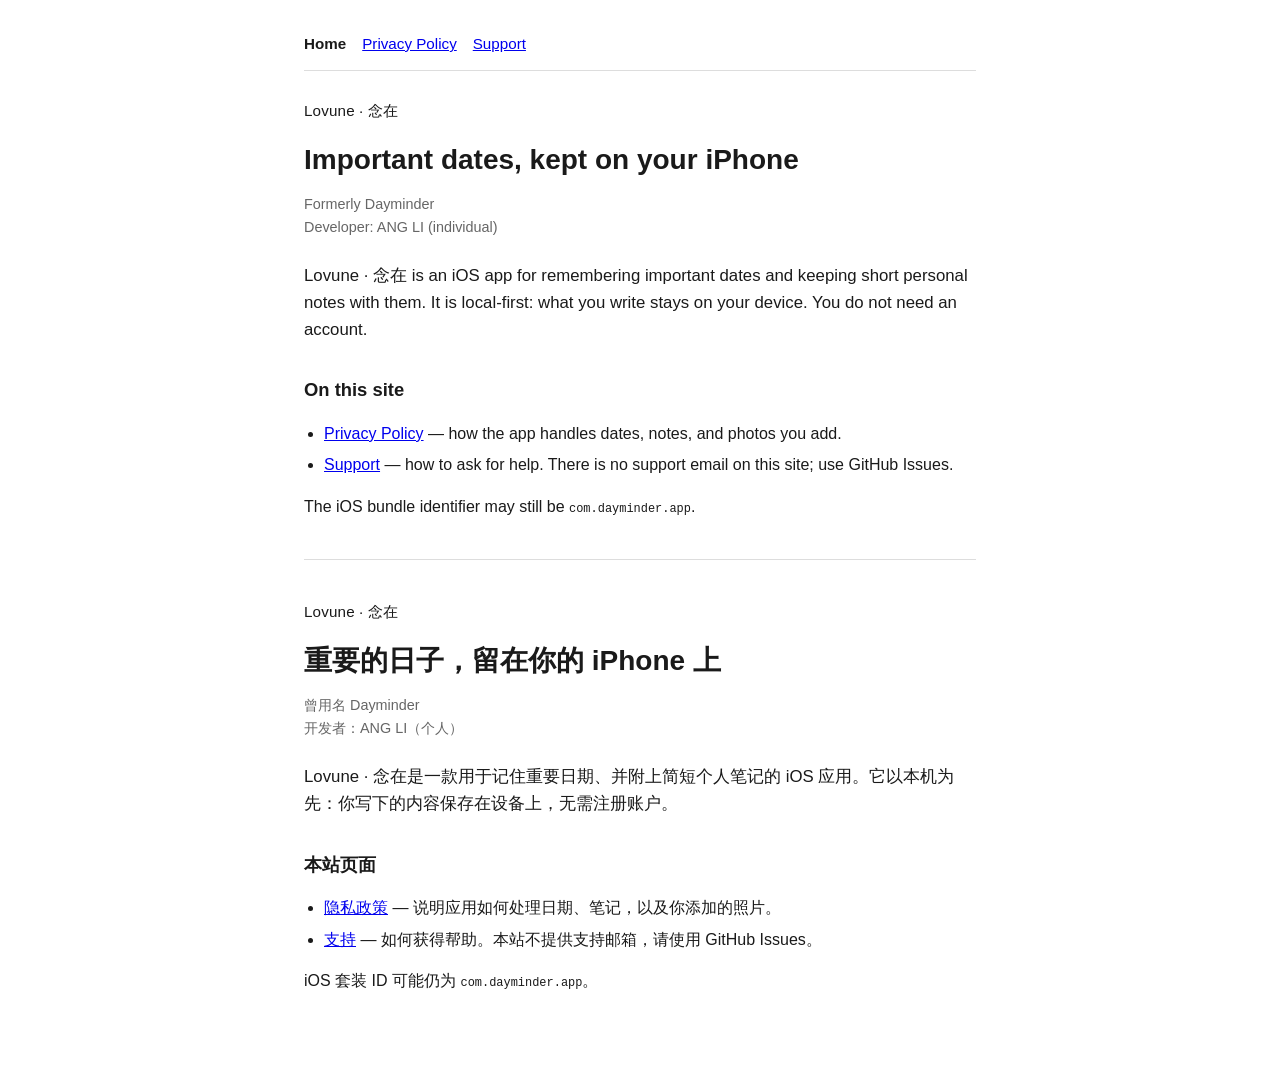
<file: docs/index.html>
<!DOCTYPE html>
<html lang="en">
<head>
  <meta charset="utf-8">
  <meta name="viewport" content="width=device-width, initial-scale=1">
  <title>Lovune · 念在</title>
  <meta name="description" content="Lovune · 念在 is a local-first iOS app for important dates and personal notes. Privacy policy and support.">
  <link rel="stylesheet" href="style.css">
</head>
<body>
  <nav aria-label="Site">
    <a href="index.html" aria-current="page">Home</a>
    <a href="privacy.html">Privacy Policy</a>
    <a href="support.html">Support</a>
  </nav>

  <p class="brand">Lovune · 念在</p>
  <h1>Important dates, kept on your iPhone</h1>
  <p class="meta">Formerly Dayminder<br>Developer: ANG LI (individual)</p>

  <p class="lead">Lovune · 念在 is an iOS app for remembering important dates and keeping short personal notes with them. It is local-first: what you write stays on your device. You do not need an account.</p>

  <h2>On this site</h2>
  <ul>
    <li><a href="privacy.html">Privacy Policy</a> — how the app handles dates, notes, and photos you add.</li>
    <li><a href="support.html">Support</a> — how to ask for help. There is no support email on this site; use GitHub Issues.</li>
  </ul>

  <p>The iOS bundle identifier may still be <code>com.dayminder.app</code>.</p>

  <hr>

  <div class="zh" lang="zh-Hans">
    <p class="brand">Lovune · 念在</p>
    <h1>重要的日子，留在你的 iPhone 上</h1>
    <p class="meta">曾用名 Dayminder<br>开发者：ANG LI（个人）</p>

    <p class="lead">Lovune · 念在是一款用于记住重要日期、并附上简短个人笔记的 iOS 应用。它以本机为先：你写下的内容保存在设备上，无需注册账户。</p>

    <h2>本站页面</h2>
    <ul>
      <li><a href="privacy.html">隐私政策</a> — 说明应用如何处理日期、笔记，以及你添加的照片。</li>
      <li><a href="support.html">支持</a> — 如何获得帮助。本站不提供支持邮箱，请使用 GitHub Issues。</li>
    </ul>

    <p>iOS 套装 ID 可能仍为 <code>com.dayminder.app</code>。</p>
  </div>
</body>
</html>
</file>
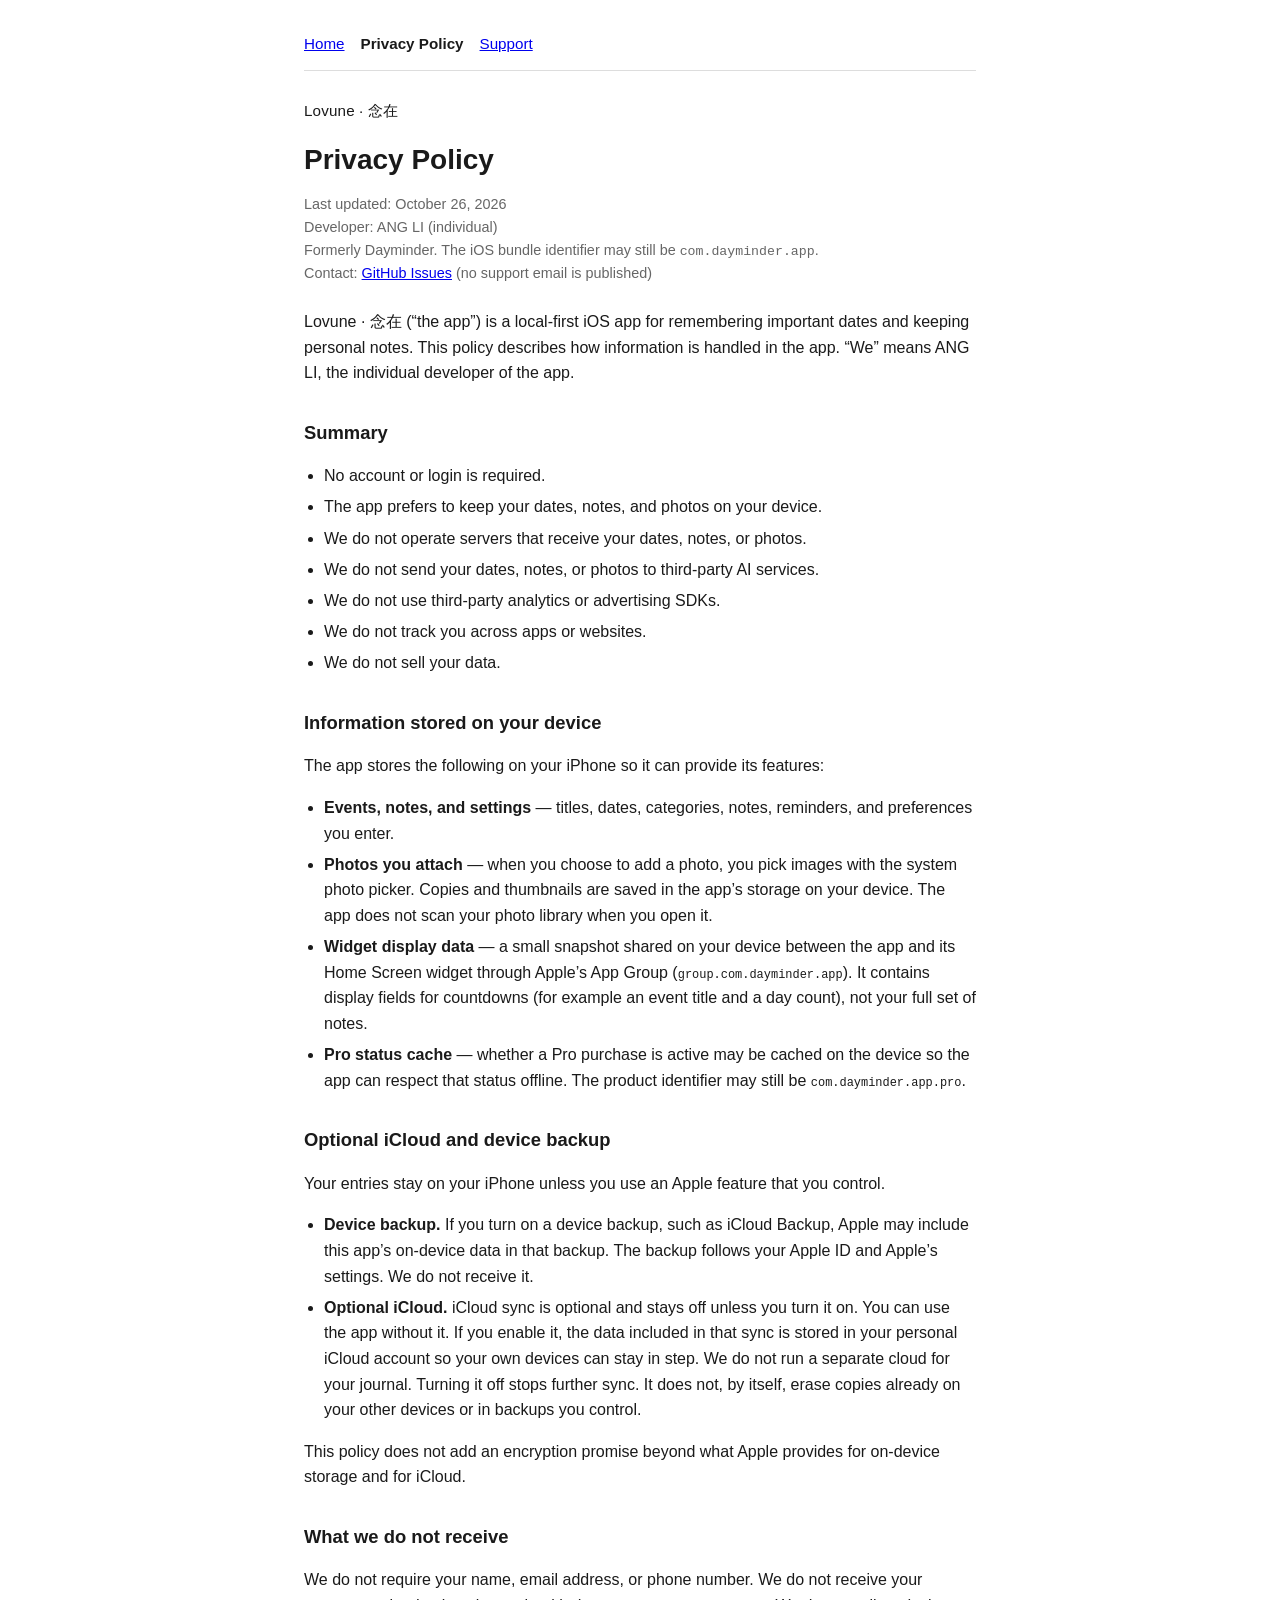
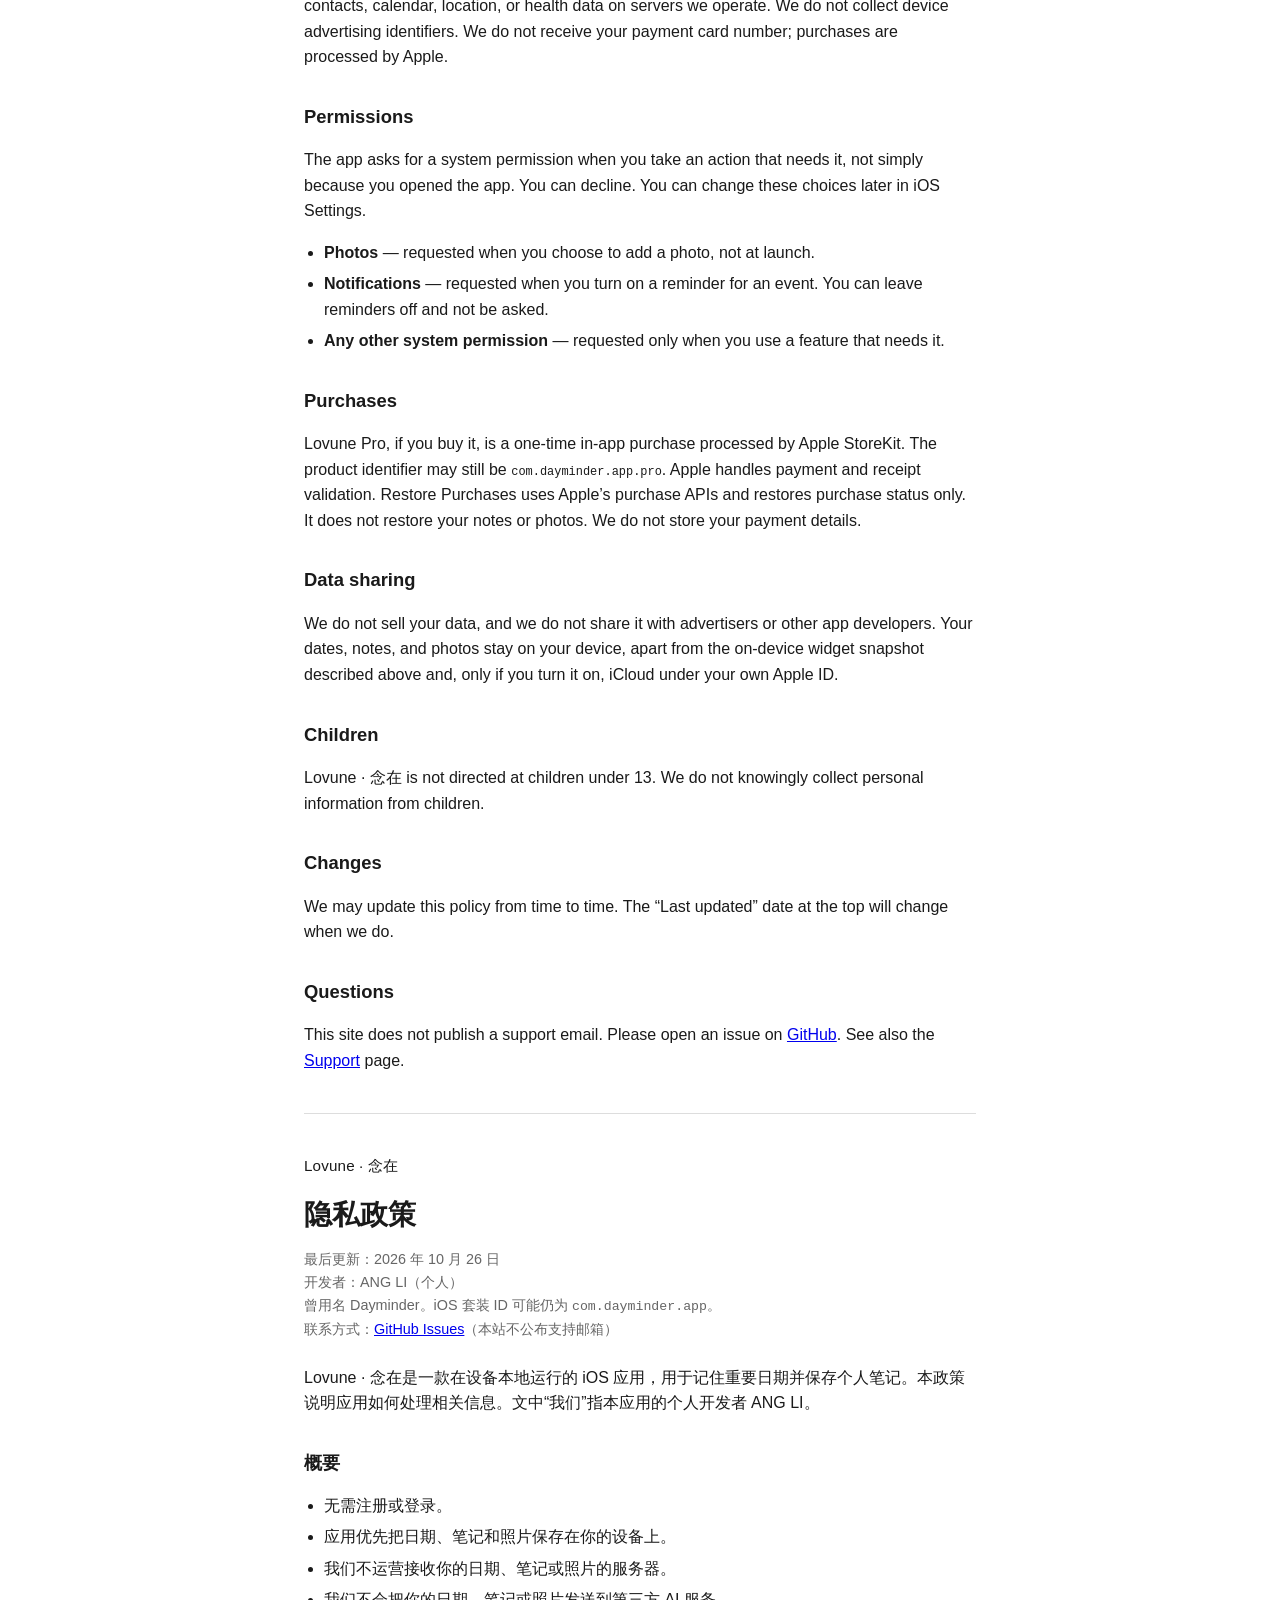
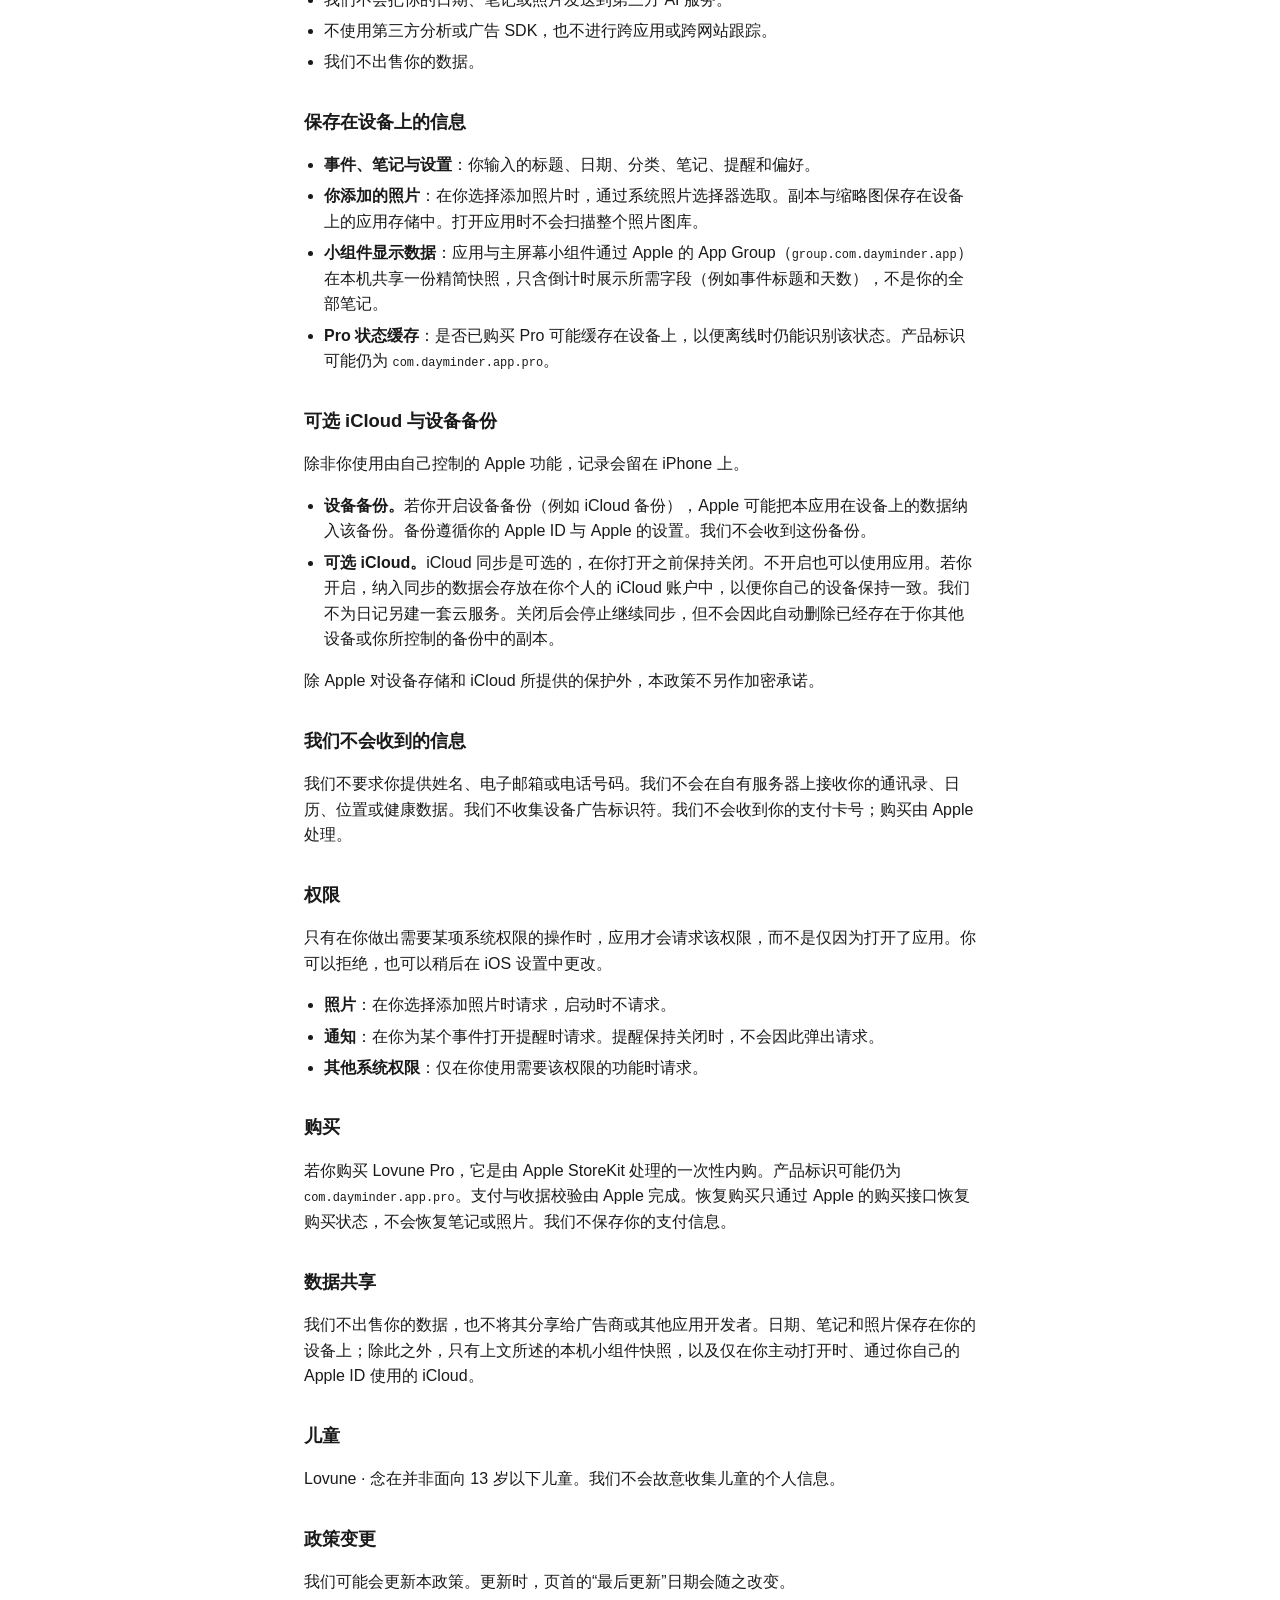
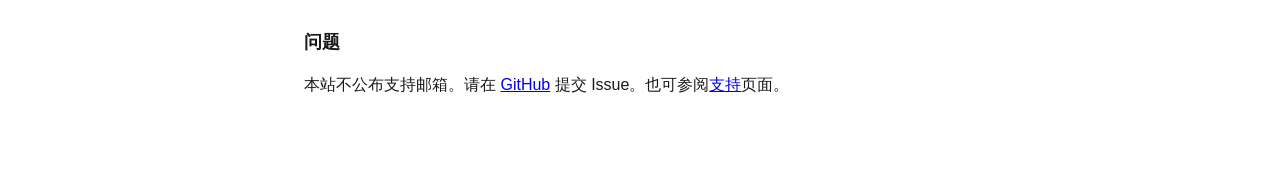
<file: docs/privacy.html>
<!DOCTYPE html>
<html lang="en">
<head>
  <meta charset="utf-8">
  <meta name="viewport" content="width=device-width, initial-scale=1">
  <title>Lovune · 念在 Privacy Policy</title>
  <meta name="description" content="Privacy policy for Lovune · 念在, a local-first iOS app for important dates and personal notes.">
  <link rel="stylesheet" href="style.css">
</head>
<body>
  <nav aria-label="Site">
    <a href="index.html">Home</a>
    <a href="privacy.html" aria-current="page">Privacy Policy</a>
    <a href="support.html">Support</a>
  </nav>

  <p class="brand">Lovune · 念在</p>
  <h1>Privacy Policy</h1>
  <p class="meta">Last updated: <time datetime="2026-10-26">October 26, 2026</time><br>
  Developer: ANG LI (individual)<br>
  Formerly Dayminder. The iOS bundle identifier may still be <code>com.dayminder.app</code>.<br>
  Contact: <a href="https://github.com/leon0609/dayminder-legal/issues">GitHub Issues</a> (no support email is published)</p>

  <p>Lovune · 念在 (“the app”) is a local-first iOS app for remembering important dates and keeping personal notes. This policy describes how information is handled in the app. “We” means ANG LI, the individual developer of the app.</p>

  <h2>Summary</h2>
  <ul>
    <li>No account or login is required.</li>
    <li>The app prefers to keep your dates, notes, and photos on your device.</li>
    <li>We do not operate servers that receive your dates, notes, or photos.</li>
    <li>We do not send your dates, notes, or photos to third-party AI services.</li>
    <li>We do not use third-party analytics or advertising SDKs.</li>
    <li>We do not track you across apps or websites.</li>
    <li>We do not sell your data.</li>
  </ul>

  <h2>Information stored on your device</h2>
  <p>The app stores the following on your iPhone so it can provide its features:</p>
  <ul>
    <li><strong>Events, notes, and settings</strong> — titles, dates, categories, notes, reminders, and preferences you enter.</li>
    <li><strong>Photos you attach</strong> — when you choose to add a photo, you pick images with the system photo picker. Copies and thumbnails are saved in the app’s storage on your device. The app does not scan your photo library when you open it.</li>
    <li><strong>Widget display data</strong> — a small snapshot shared on your device between the app and its Home Screen widget through Apple’s App Group (<code>group.com.dayminder.app</code>). It contains display fields for countdowns (for example an event title and a day count), not your full set of notes.</li>
    <li><strong>Pro status cache</strong> — whether a Pro purchase is active may be cached on the device so the app can respect that status offline. The product identifier may still be <code>com.dayminder.app.pro</code>.</li>
  </ul>

  <h2>Optional iCloud and device backup</h2>
  <p>Your entries stay on your iPhone unless you use an Apple feature that you control.</p>
  <ul>
    <li><strong>Device backup.</strong> If you turn on a device backup, such as iCloud Backup, Apple may include this app’s on-device data in that backup. The backup follows your Apple ID and Apple’s settings. We do not receive it.</li>
    <li><strong>Optional iCloud.</strong> iCloud sync is optional and stays off unless you turn it on. You can use the app without it. If you enable it, the data included in that sync is stored in your personal iCloud account so your own devices can stay in step. We do not run a separate cloud for your journal. Turning it off stops further sync. It does not, by itself, erase copies already on your other devices or in backups you control.</li>
  </ul>
  <p>This policy does not add an encryption promise beyond what Apple provides for on-device storage and for iCloud.</p>

  <h2>What we do not receive</h2>
  <p>We do not require your name, email address, or phone number. We do not receive your contacts, calendar, location, or health data on servers we operate. We do not collect device advertising identifiers. We do not receive your payment card number; purchases are processed by Apple.</p>

  <h2>Permissions</h2>
  <p>The app asks for a system permission when you take an action that needs it, not simply because you opened the app. You can decline. You can change these choices later in iOS Settings.</p>
  <ul>
    <li><strong>Photos</strong> — requested when you choose to add a photo, not at launch.</li>
    <li><strong>Notifications</strong> — requested when you turn on a reminder for an event. You can leave reminders off and not be asked.</li>
    <li><strong>Any other system permission</strong> — requested only when you use a feature that needs it.</li>
  </ul>

  <h2>Purchases</h2>
  <p>Lovune Pro, if you buy it, is a one-time in-app purchase processed by Apple StoreKit. The product identifier may still be <code>com.dayminder.app.pro</code>. Apple handles payment and receipt validation. Restore Purchases uses Apple’s purchase APIs and restores purchase status only. It does not restore your notes or photos. We do not store your payment details.</p>

  <h2>Data sharing</h2>
  <p>We do not sell your data, and we do not share it with advertisers or other app developers. Your dates, notes, and photos stay on your device, apart from the on-device widget snapshot described above and, only if you turn it on, iCloud under your own Apple ID.</p>

  <h2>Children</h2>
  <p>Lovune · 念在 is not directed at children under 13. We do not knowingly collect personal information from children.</p>

  <h2>Changes</h2>
  <p>We may update this policy from time to time. The “Last updated” date at the top will change when we do.</p>

  <h2>Questions</h2>
  <p>This site does not publish a support email. Please open an issue on <a href="https://github.com/leon0609/dayminder-legal/issues">GitHub</a>. See also the <a href="support.html">Support</a> page.</p>

  <hr>

  <div class="zh" lang="zh-Hans">
    <p class="brand">Lovune · 念在</p>
    <h1>隐私政策</h1>
    <p class="meta">最后更新：<time datetime="2026-10-26">2026 年 10 月 26 日</time><br>
    开发者：ANG LI（个人）<br>
    曾用名 Dayminder。iOS 套装 ID 可能仍为 <code>com.dayminder.app</code>。<br>
    联系方式：<a href="https://github.com/leon0609/dayminder-legal/issues">GitHub Issues</a>（本站不公布支持邮箱）</p>

    <p>Lovune · 念在是一款在设备本地运行的 iOS 应用，用于记住重要日期并保存个人笔记。本政策说明应用如何处理相关信息。文中“我们”指本应用的个人开发者 ANG LI。</p>

    <h2>概要</h2>
    <ul>
      <li>无需注册或登录。</li>
      <li>应用优先把日期、笔记和照片保存在你的设备上。</li>
      <li>我们不运营接收你的日期、笔记或照片的服务器。</li>
      <li>我们不会把你的日期、笔记或照片发送到第三方 AI 服务。</li>
      <li>不使用第三方分析或广告 SDK，也不进行跨应用或跨网站跟踪。</li>
      <li>我们不出售你的数据。</li>
    </ul>

    <h2>保存在设备上的信息</h2>
    <ul>
      <li><strong>事件、笔记与设置</strong>：你输入的标题、日期、分类、笔记、提醒和偏好。</li>
      <li><strong>你添加的照片</strong>：在你选择添加照片时，通过系统照片选择器选取。副本与缩略图保存在设备上的应用存储中。打开应用时不会扫描整个照片图库。</li>
      <li><strong>小组件显示数据</strong>：应用与主屏幕小组件通过 Apple 的 App Group（<code>group.com.dayminder.app</code>）在本机共享一份精简快照，只含倒计时展示所需字段（例如事件标题和天数），不是你的全部笔记。</li>
      <li><strong>Pro 状态缓存</strong>：是否已购买 Pro 可能缓存在设备上，以便离线时仍能识别该状态。产品标识可能仍为 <code>com.dayminder.app.pro</code>。</li>
    </ul>

    <h2>可选 iCloud 与设备备份</h2>
    <p>除非你使用由自己控制的 Apple 功能，记录会留在 iPhone 上。</p>
    <ul>
      <li><strong>设备备份。</strong>若你开启设备备份（例如 iCloud 备份），Apple 可能把本应用在设备上的数据纳入该备份。备份遵循你的 Apple ID 与 Apple 的设置。我们不会收到这份备份。</li>
      <li><strong>可选 iCloud。</strong>iCloud 同步是可选的，在你打开之前保持关闭。不开启也可以使用应用。若你开启，纳入同步的数据会存放在你个人的 iCloud 账户中，以便你自己的设备保持一致。我们不为日记另建一套云服务。关闭后会停止继续同步，但不会因此自动删除已经存在于你其他设备或你所控制的备份中的副本。</li>
    </ul>
    <p>除 Apple 对设备存储和 iCloud 所提供的保护外，本政策不另作加密承诺。</p>

    <h2>我们不会收到的信息</h2>
    <p>我们不要求你提供姓名、电子邮箱或电话号码。我们不会在自有服务器上接收你的通讯录、日历、位置或健康数据。我们不收集设备广告标识符。我们不会收到你的支付卡号；购买由 Apple 处理。</p>

    <h2>权限</h2>
    <p>只有在你做出需要某项系统权限的操作时，应用才会请求该权限，而不是仅因为打开了应用。你可以拒绝，也可以稍后在 iOS 设置中更改。</p>
    <ul>
      <li><strong>照片</strong>：在你选择添加照片时请求，启动时不请求。</li>
      <li><strong>通知</strong>：在你为某个事件打开提醒时请求。提醒保持关闭时，不会因此弹出请求。</li>
      <li><strong>其他系统权限</strong>：仅在你使用需要该权限的功能时请求。</li>
    </ul>

    <h2>购买</h2>
    <p>若你购买 Lovune Pro，它是由 Apple StoreKit 处理的一次性内购。产品标识可能仍为 <code>com.dayminder.app.pro</code>。支付与收据校验由 Apple 完成。恢复购买只通过 Apple 的购买接口恢复购买状态，不会恢复笔记或照片。我们不保存你的支付信息。</p>

    <h2>数据共享</h2>
    <p>我们不出售你的数据，也不将其分享给广告商或其他应用开发者。日期、笔记和照片保存在你的设备上；除此之外，只有上文所述的本机小组件快照，以及仅在你主动打开时、通过你自己的 Apple ID 使用的 iCloud。</p>

    <h2>儿童</h2>
    <p>Lovune · 念在并非面向 13 岁以下儿童。我们不会故意收集儿童的个人信息。</p>

    <h2>政策变更</h2>
    <p>我们可能会更新本政策。更新时，页首的“最后更新”日期会随之改变。</p>

    <h2>问题</h2>
    <p>本站不公布支持邮箱。请在 <a href="https://github.com/leon0609/dayminder-legal/issues">GitHub</a> 提交 Issue。也可参阅<a href="support.html">支持</a>页面。</p>
  </div>
</body>
</html>
</file>
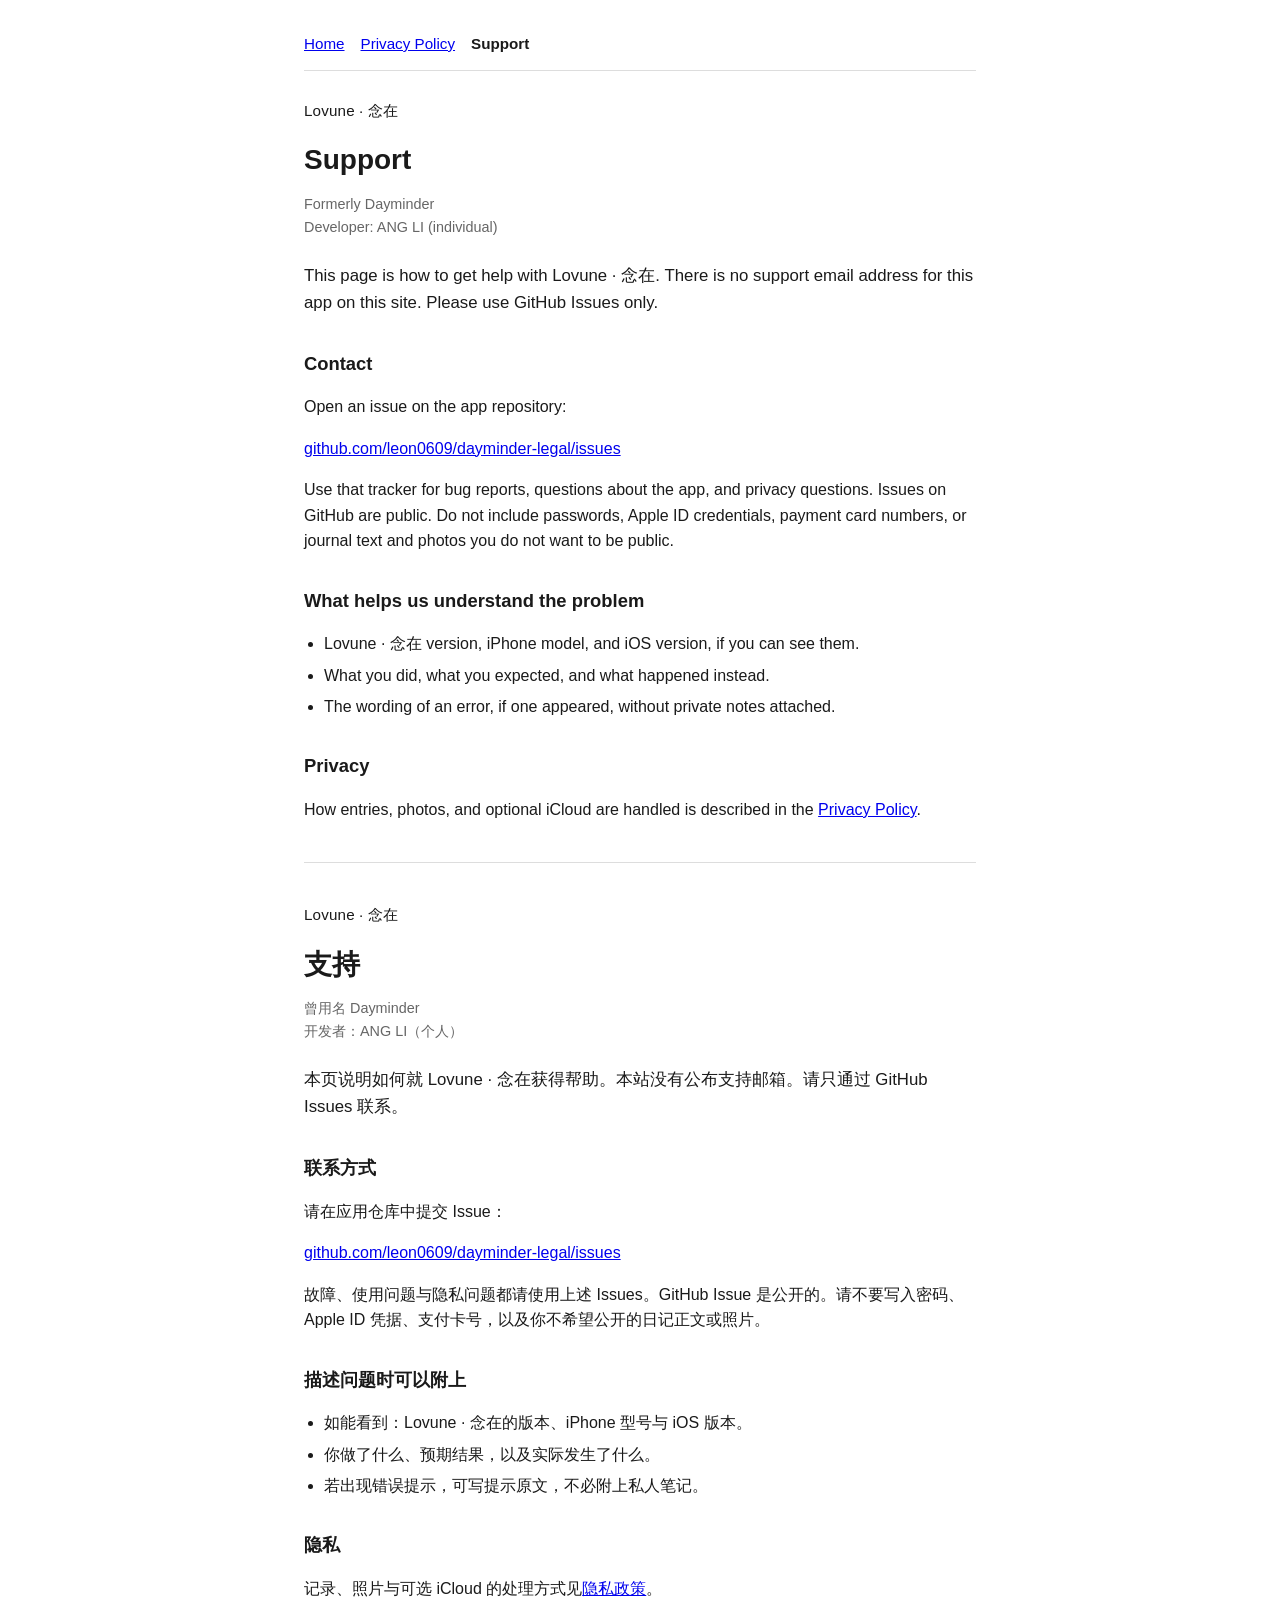
<file: docs/support.html>
<!DOCTYPE html>
<html lang="en">
<head>
  <meta charset="utf-8">
  <meta name="viewport" content="width=device-width, initial-scale=1">
  <title>Lovune · 念在 Support</title>
  <meta name="description" content="Get help with Lovune · 念在 through GitHub Issues. No support email is published.">
  <link rel="stylesheet" href="style.css">
</head>
<body>
  <nav aria-label="Site">
    <a href="index.html">Home</a>
    <a href="privacy.html">Privacy Policy</a>
    <a href="support.html" aria-current="page">Support</a>
  </nav>

  <p class="brand">Lovune · 念在</p>
  <h1>Support</h1>
  <p class="meta">Formerly Dayminder<br>Developer: ANG LI (individual)</p>

  <p class="lead">This page is how to get help with Lovune · 念在. There is no support email address for this app on this site. Please use GitHub Issues only.</p>

  <h2>Contact</h2>
  <p>Open an issue on the app repository:</p>
  <p><a href="https://github.com/leon0609/dayminder-legal/issues">github.com/leon0609/dayminder-legal/issues</a></p>
  <p>Use that tracker for bug reports, questions about the app, and privacy questions. Issues on GitHub are public. Do not include passwords, Apple ID credentials, payment card numbers, or journal text and photos you do not want to be public.</p>

  <h2>What helps us understand the problem</h2>
  <ul>
    <li>Lovune · 念在 version, iPhone model, and iOS version, if you can see them.</li>
    <li>What you did, what you expected, and what happened instead.</li>
    <li>The wording of an error, if one appeared, without private notes attached.</li>
  </ul>

  <h2>Privacy</h2>
  <p>How entries, photos, and optional iCloud are handled is described in the <a href="privacy.html">Privacy Policy</a>.</p>

  <hr>

  <div class="zh" lang="zh-Hans">
    <p class="brand">Lovune · 念在</p>
    <h1>支持</h1>
    <p class="meta">曾用名 Dayminder<br>开发者：ANG LI（个人）</p>

    <p class="lead">本页说明如何就 Lovune · 念在获得帮助。本站没有公布支持邮箱。请只通过 GitHub Issues 联系。</p>

    <h2>联系方式</h2>
    <p>请在应用仓库中提交 Issue：</p>
    <p><a href="https://github.com/leon0609/dayminder-legal/issues">github.com/leon0609/dayminder-legal/issues</a></p>
    <p>故障、使用问题与隐私问题都请使用上述 Issues。GitHub Issue 是公开的。请不要写入密码、Apple ID 凭据、支付卡号，以及你不希望公开的日记正文或照片。</p>

    <h2>描述问题时可以附上</h2>
    <ul>
      <li>如能看到：Lovune · 念在的版本、iPhone 型号与 iOS 版本。</li>
      <li>你做了什么、预期结果，以及实际发生了什么。</li>
      <li>若出现错误提示，可写提示原文，不必附上私人笔记。</li>
    </ul>

    <h2>隐私</h2>
    <p>记录、照片与可选 iCloud 的处理方式见<a href="privacy.html">隐私政策</a>。</p>
  </div>
</body>
</html>
</file>
<file: docs/style.css>
:root { color-scheme: light dark; }
body {
  font-family: -apple-system, BlinkMacSystemFont, "Segoe UI", Roboto, Helvetica, Arial, sans-serif;
  line-height: 1.6;
  max-width: 42rem;
  margin: 2rem auto;
  padding: 0 1.25rem 3rem;
  color: #1a1a1a;
  background: #fff;
}
@media (prefers-color-scheme: dark) {
  body { color: #e8e8e8; background: #111; }
  a { color: #6eb6ff; }
}
h1 { font-size: 1.75rem; line-height: 1.3; margin-bottom: 0.25rem; }
h2 { font-size: 1.15rem; margin-top: 2rem; }
.brand { font-size: 0.95rem; letter-spacing: 0.01em; margin: 0 0 0.35rem; }
.meta { color: #666; font-size: 0.9rem; margin-bottom: 1.5rem; }
@media (prefers-color-scheme: dark) { .meta { color: #999; } }
.lead { font-size: 1.05rem; }
nav {
  display: flex;
  flex-wrap: wrap;
  gap: 0.35rem 1rem;
  margin: 0 0 1.75rem;
  padding-bottom: 0.85rem;
  border-bottom: 1px solid #ddd;
  font-size: 0.95rem;
}
@media (prefers-color-scheme: dark) { nav { border-bottom-color: #333; } }
nav a[aria-current="page"] { font-weight: 650; text-decoration: none; color: inherit; }
a, code { overflow-wrap: anywhere; }
ul { padding-left: 1.25rem; }
li { margin: 0.35rem 0; }
hr { border: none; border-top: 1px solid #ddd; margin: 2.5rem 0; }
@media (prefers-color-scheme: dark) { hr { border-top-color: #333; } }
.zh { margin-top: 0.5rem; }
code { font-size: 0.92em; }
</file>
